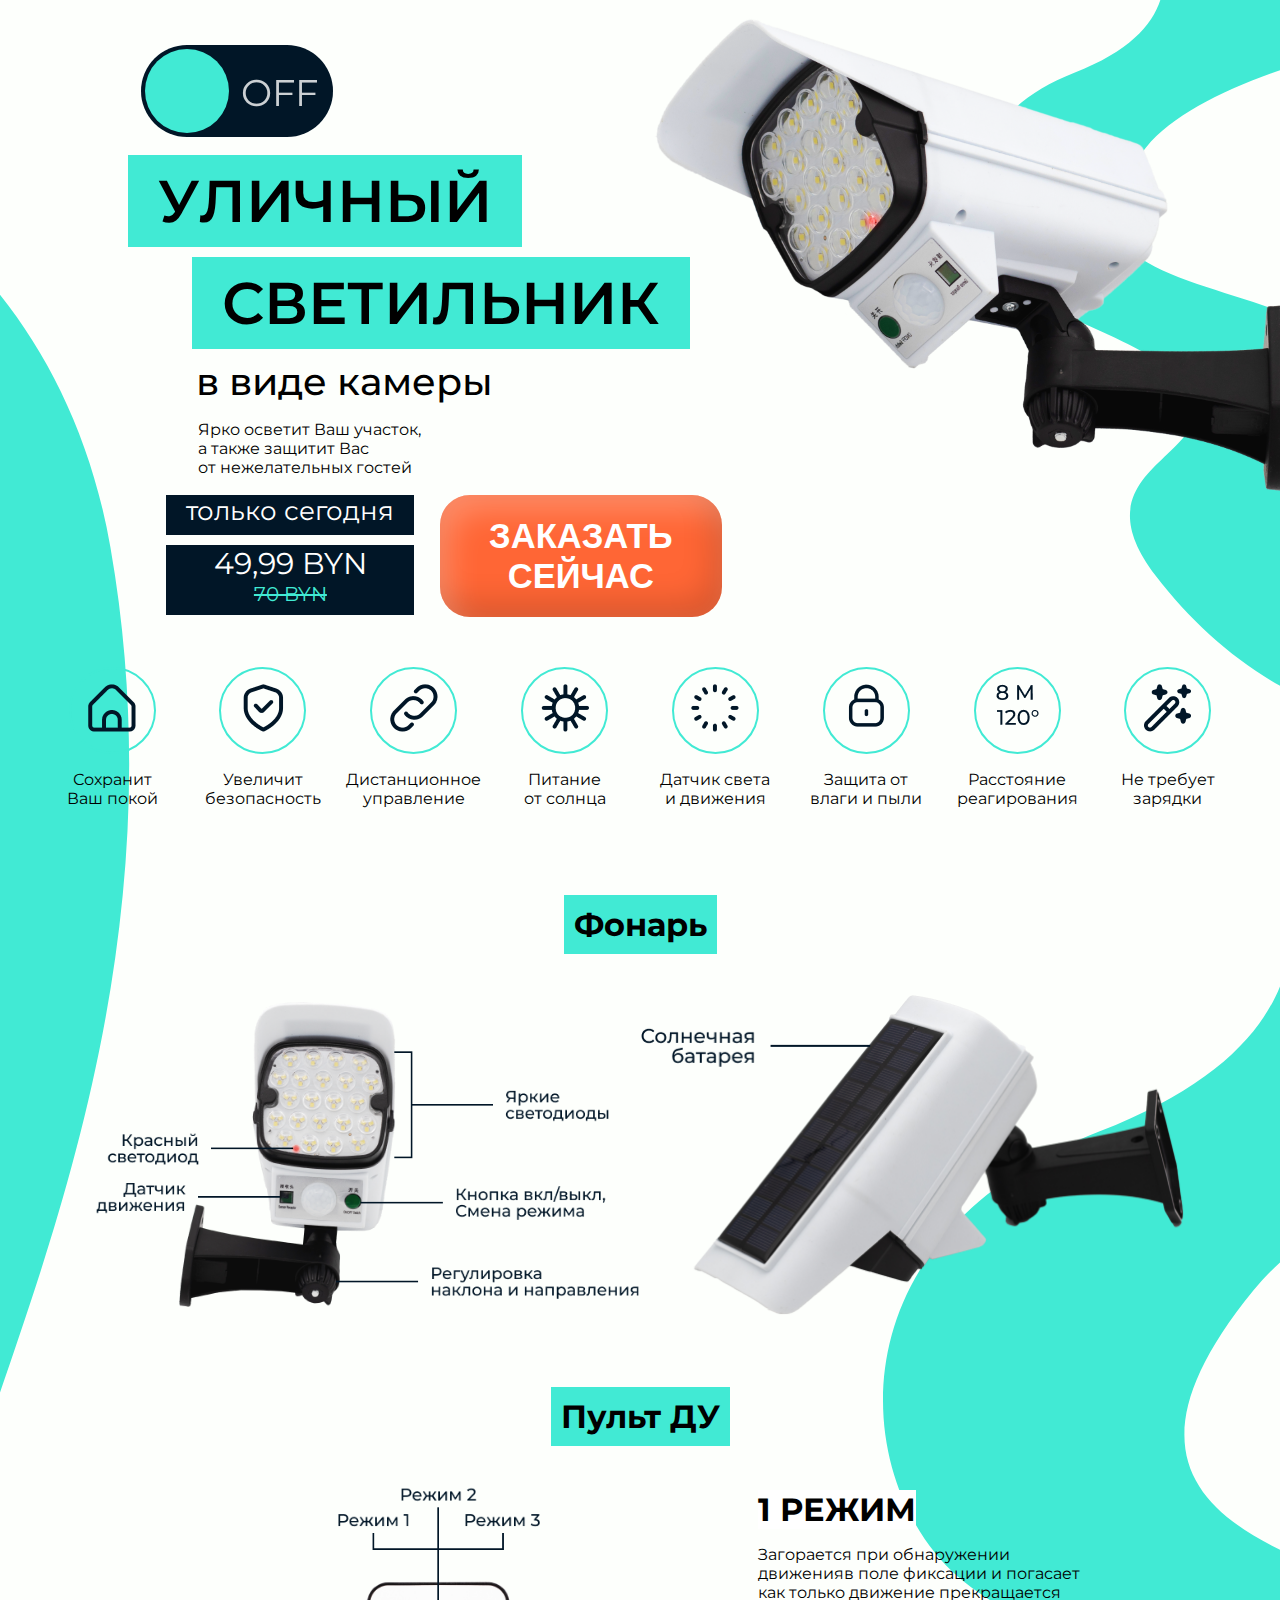
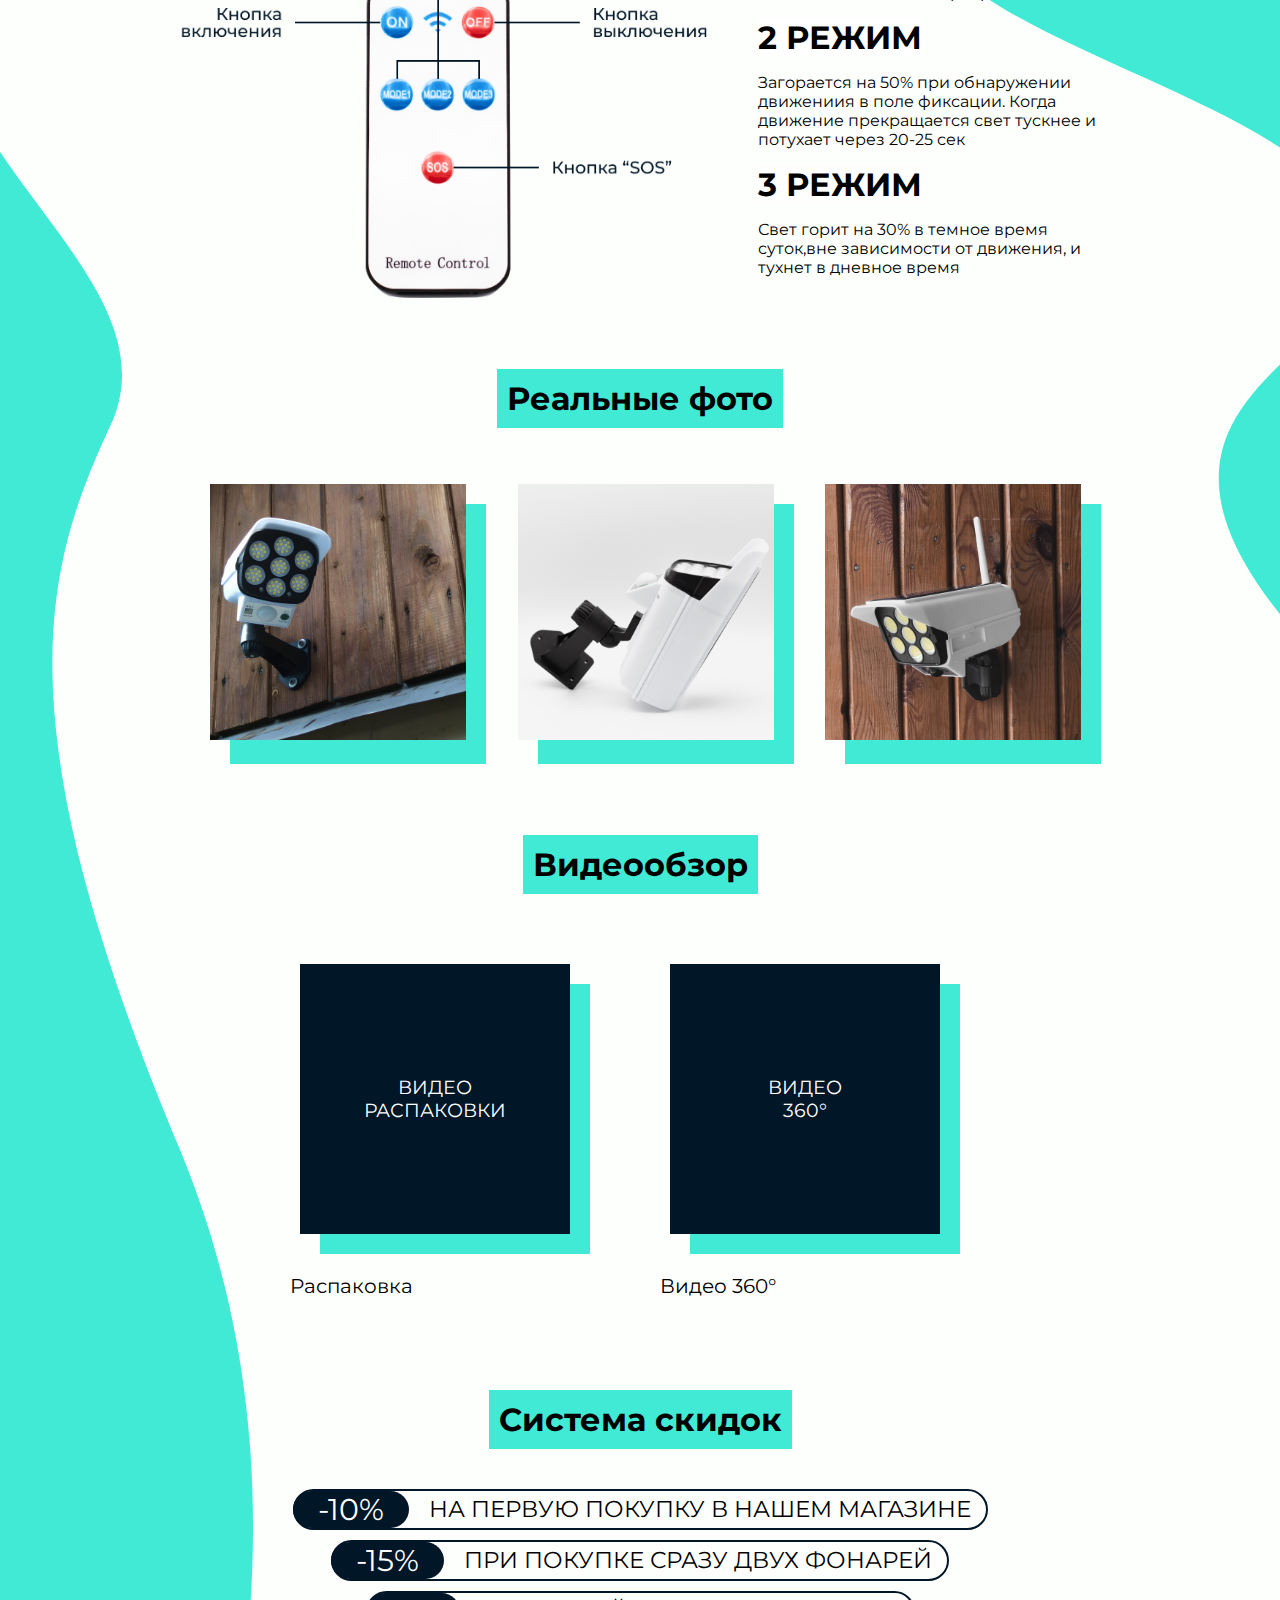
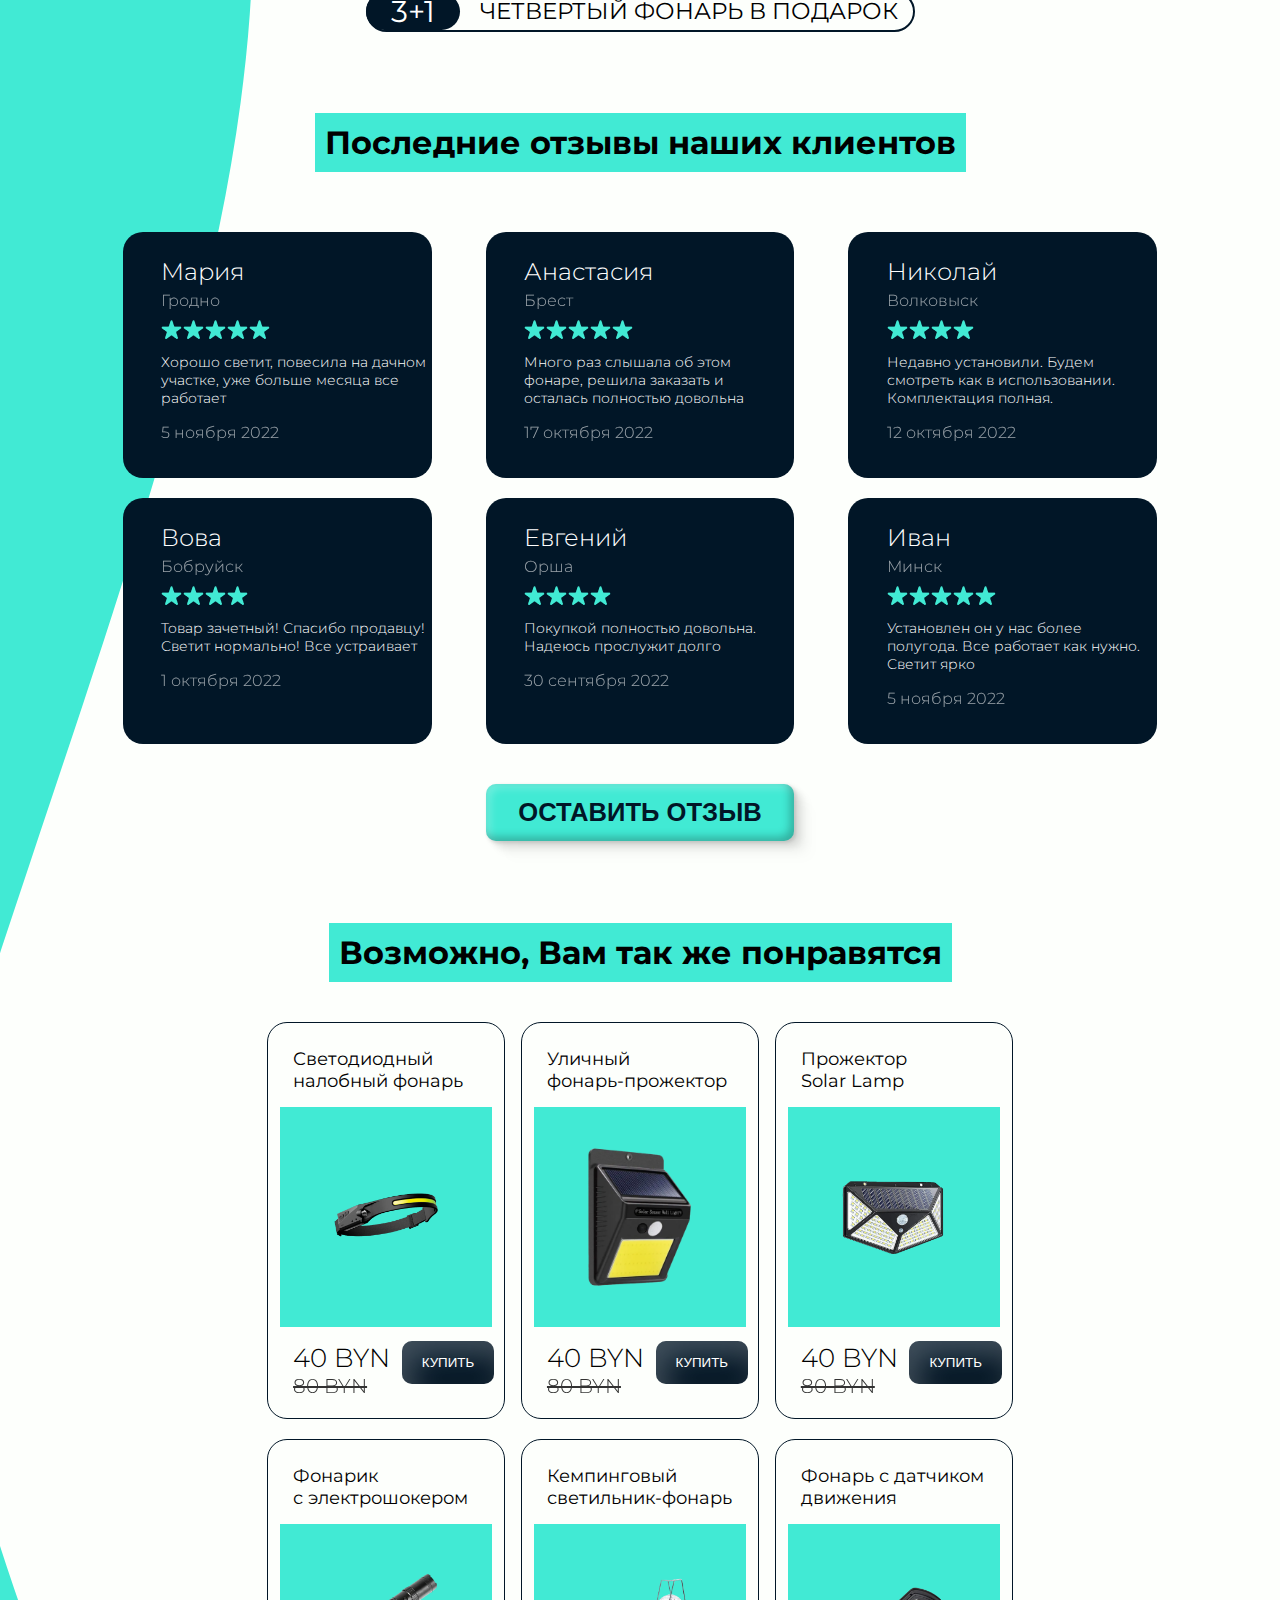
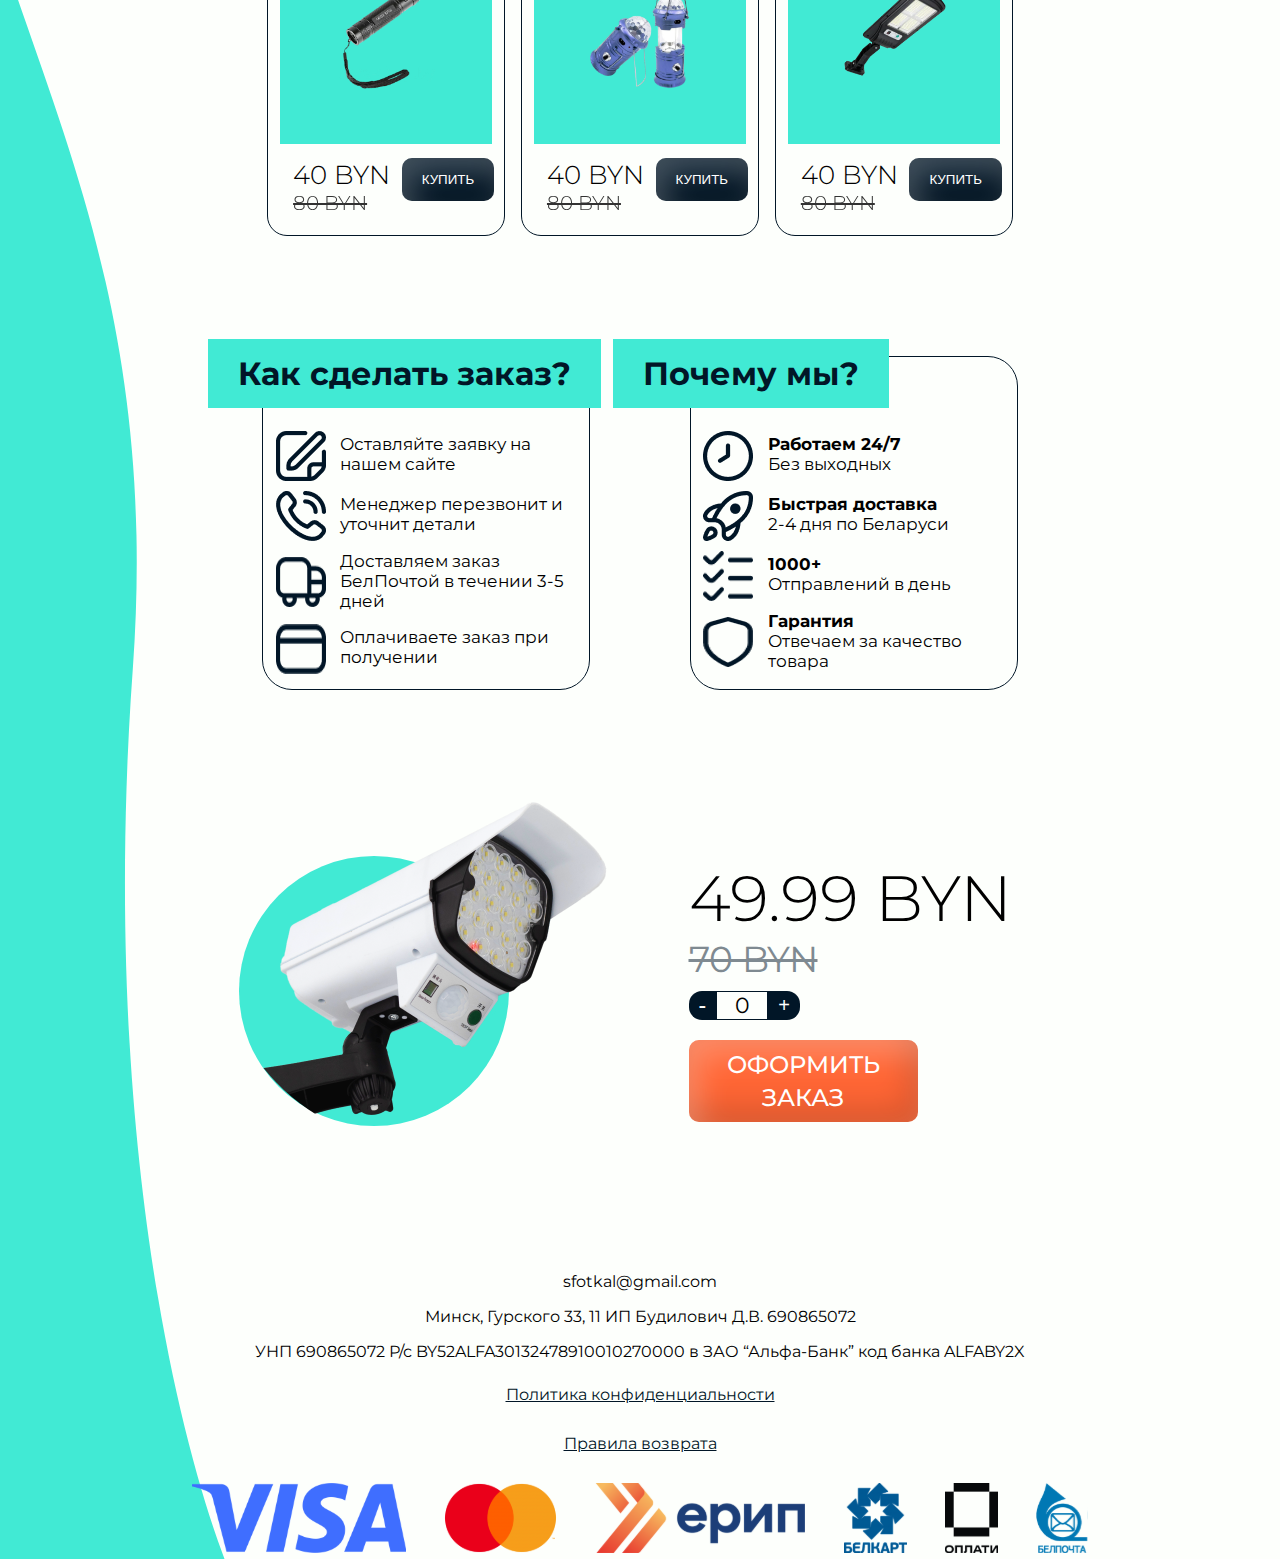
<file: index.html>
<!DOCTYPE html>
<html lang="en">
  <head>
    <meta charset="UTF-8" />
    <meta http-equiv="X-UA-Compatible" content="IE=edge" />
    <meta name="viewport" content="width=device-width, initial-scale=1.0" />
    <link rel="stylesheet" href="style.css" />

    <title>Street lamp</title>
  </head>
  <body>
    <header>
      <div class="header-flex">
        <div id="luc">
          <label class="switch">
            <input class="switch-inp" type="checkbox" />

            <span class="slider round"></span>
            <p class="off">OFF</p>
            <p class="on">ON</p>
            <p></p>
          </label>

          <div class="headerTitle">
            <p>УЛИЧНЫЙ</p>
            <br />
            <p class="p">СВЕТИЛЬНИК</p>
          </div>
          <div class="headerParag">в виде камеры</div>
          <div class="headerDescription">
            Ярко осветит Ваш участок,<br />
            а также защитит Вас<br />
            от нежелательных гостей
          </div>

          <div class="headerStock">
            <div class="hederStockPrice">
              <div class="hSP-one">только сегодня</div>
              <div class="hSP-two">
                49,99 BYN
                <p><s>70 BYN</s></p>
              </div>
            </div>
            <button class="btnModal">ЗАКАЗАТЬ СЕЙЧАС</button>
          </div>
          <div class="headerAdvantages"></div>
        </div>
        <img class="imgLogo" src="img/lampLogo.png" alt="" />
        <div class="headerAdvantages">
          <div>
            <div class="headerAdvantagesElem">
              <img id="black" src="img/advantages/1.png" alt="" />
              <img id="white" src="img/advantagesWhite/1.png" alt="" />
            </div>
            <p>
              Сохранит <br />
              Ваш покой
            </p>
          </div>
          <div>
            <div class="headerAdvantagesElem">
              <img id="black" src="img/advantages/2.png" alt="" />
              <img id="white" src="img/advantagesWhite/2.png" alt="" />
            </div>
            <p>
              Увеличит <br />
              безопасность
            </p>
          </div>
          <div>
            <div class="headerAdvantagesElem">
              <img id="black" src="img/advantages/3.png" alt="" />
              <img id="white" src="img/advantagesWhite/3.png" alt="" />
            </div>
            <p>Дистанционное <br />управление</p>
          </div>

          <div>
            <div class="headerAdvantagesElem">
              <img id="black" src="img/advantages/4.png" alt="" />
              <img id="white" src="img/advantagesWhite/4.png" alt="" />
            </div>
            <p>
              Питание <br />
              от солнца
            </p>
          </div>
          <div>
            <div class="headerAdvantagesElem">
              <img id="black" src="img/advantages/5.png" alt="" />
              <img id="white" src="img/advantagesWhite/5.png" alt="" />
            </div>
            <p>
              Датчик света<br />
              и движения
            </p>
          </div>
          <div>
            <div class="headerAdvantagesElem">
              <img id="black" src="img/advantages/6.png" alt="" />
              <img id="white" src="img/advantagesWhite/6.png" alt="" />
            </div>
            <p>Защита от <br />влаги и пыли</p>
          </div>
          <div>
            <div class="headerAdvantagesElem">
              <img id="black" src="img/advantages/7.png" alt="" />
              <img id="white" src="img/advantagesWhite/7.png" alt="" />
            </div>
            <p>Расстояние <br />реагирования</p>
          </div>
          <div>
            <div class="headerAdvantagesElem">
              <img id="black" src="img/advantages/8.png" alt="" />
              <img id="white" src="img/advantagesWhite/8.png" alt="" />
            </div>
            <p>Не требует <br />зарядки</p>
          </div>
        </div>
      </div>
    </header>
    <main >
      <section>
        <div class="container">
          <h1>Фонарь</h1>
          <div class="container-flex">
            <img id="blackLamp" src="img/lamp1info.png" alt="" />
            <img id="whiteLamp" src="img/Group 212 (1).png" alt="" />

            <img id="blackLamp" src="img/lamp2info.png" alt="" />
            <img id="whiteLamp" src="img/Group 215 (1).png" alt="" />
          </div>
        </div>
      </section>
      <section>
        <div class="container">
          <h1>Пульт ДУ</h1>
          <div class="container-flex">
            <img id="blackLamp" src="img/description.png" alt="" />
            <img id="whiteLamp" src="img/Group 141 (1).png" alt="" />
            <div class="lampModes">
              <div class="modes">
                <h1>1 РЕЖИМ</h1>
                <p>
                  Загорается при обнаружении движенияв поле фиксации и погасает
                  как только движение прекращается
                </p>
              </div>
              <div class="modes">
                <h1>2 РЕЖИМ</h1>
                <p>
                  Загорается на 50% при обнаружении движениия в поле фиксации.
                  Когда движение прекращается свет тускнее и потухает через
                  20-25 сек
                </p>
              </div>
              <div class="modes">
                <h1>3 РЕЖИМ</h1>
                <p>
                  Свет горит на 30% в темное время суток,вне зависимости от
                  движения, и тухнет в дневное время
                </p>
              </div>
            </div>
          </div>
        </div>
      </section>
      <section>
        <div class="container">
          <h1>Реальные фото</h1>

          <div class="container-flex-reel reelPhoto">
            <a class="prev" onclick="plusSlides(-1)">&#10094;</a>
            <div class="mySlides bg fade">
              <img src="img/reelPhoto/1.png" alt="" />
            </div>
            <div class="mySlides bg fade">
              <img src=" img/reelPhoto/2.png" alt="" />
            </div>
            <div class="mySlides bg fade">
              <img src="img/reelPhoto/3.png" alt="" />
            </div>
            <a class="next" onclick="plusSlides(1)">&#10095;</a>
          </div>

          <div class="reelPhotoInd" style="text-align: center">
            <span class="dot" onclick="currentSlide(1)"></span>
            <span class="dot" onclick="currentSlide(2)"></span>
            <span class="dot" onclick="currentSlide(3)"></span>
          </div>
        </div>
      </section>
      <section>
        <div class="container">
          <h1>Видеообзор</h1>

          <div class="container-flex-reel reelPhoto">
            <div>
              <div class="videoBlock">
                <div class="video">
                  <p>ВИДЕО <br />РАСПАКОВКИ</p>
                </div>
              </div>
              <p class="videoInfo">Распаковка</p>
            </div>
            <div>
              <div class="videoBlock">
                <div class="video">ВИДЕО <br />360&#176;</div>
              </div>
              <p class="videoInfo">Видео 360&#176;</p>
            </div>
          </div>
        </div>
      </section>

      <section>
        <div class="container">
          <h1>Система скидок</h1>
          <br />
          <div class="discountSystem">
            <p id="black">-10%</p>
            <p><nobr>НА ПЕРВУЮ ПОКУПКУ В НАШЕМ МАГАЗИНЕ</nobr></p>
          </div>
          <br />
          <div class="discountSystem" id="2">
            <p id="black">-15%</p>
            <p><nobr>ПРИ ПОКУПКЕ СРАЗУ ДВУХ ФОНАРЕЙ</nobr></p>
          </div>
          <br />
          <div class="discountSystem" id="3">
            <p id="black">3+1</p>
            <p><nobr>ЧЕТВЕРТЫЙ ФОНАРЬ В ПОДАРОК</nobr></p>
          </div>
        </div>
      </section>
      <section>
        <div class="container">
          <h1>Последние отзывы наших клиентов</h1>
          <div class="feedback-flex">
            <a class="prev" onclick="plusSlides1(-1)">&#10094;</a>
            <div class="feedback mySlides1">
              <p class="feedbackName">Мария</p>
              <p class="feedbackLocation">Гродно</p>
              <div class="feedbackImg">
                <img src="img/Star.png" alt="" />
                <img src="img/Star.png" alt="" />
                <img src="img/Star.png" alt="" />
                <img src="img/Star.png" alt="" />
                <img src="img/Star.png" alt="" />
              </div>
              <p class="feedbackComment">
                Хорошо светит, повесила на дачном участке, уже больше месяца все
                работает
              </p>
              <p class="feedbackData">5 ноября 2022</p>
            </div>
            <div class="feedback mySlides1">
              <p class="feedbackName">Анастасия</p>
              <p class="feedbackLocation">Брест</p>
              <div class="feedbackImg">
                <img src="img/Star.png" alt="" />
                <img src="img/Star.png" alt="" />
                <img src="img/Star.png" alt="" />
                <img src="img/Star.png" alt="" />
                <img src="img/Star.png" alt="" />
              </div>
              <p class="feedbackComment">
                Много раз слышала об этом фонаре, решила заказать и осталась
                полностью довольна
              </p>
              <p class="feedbackData">17 октября 2022</p>
            </div>
            <div class="feedback mySlides1">
              <p class="feedbackName">Николай</p>
              <p class="feedbackLocation">Волковыск</p>
              <div class="feedbackImg">
                <img src="img/Star.png" alt="" />
                <img src="img/Star.png" alt="" />
                <img src="img/Star.png" alt="" />
                <img src="img/Star.png" alt="" />
              </div>
              <p class="feedbackComment">
                Недавно установили. Будем смотреть как в использовании.
                Комплектация полная.
              </p>
              <p class="feedbackData">12 октября 2022</p>
            </div>
            <div class="feedback mySlides1">
              <p class="feedbackName">Вова</p>
              <p class="feedbackLocation">Бобруйск</p>
              <div class="feedbackImg">
                <img src="img/Star.png" alt="" />
                <img src="img/Star.png" alt="" />
                <img src="img/Star.png" alt="" />
                <img src="img/Star.png" alt="" />
              </div>
              <p class="feedbackComment">
                Товар зачетный! Спасибо продавцу! Светит нормально! Все
                устраивает
              </p>
              <p class="feedbackData">1 октября 2022</p>
            </div>
            <div class="feedback mySlides1">
              <p class="feedbackName">Евгений</p>
              <p class="feedbackLocation">Орша</p>
              <div class="feedbackImg">
                <img src="img/Star.png" alt="" />
                <img src="img/Star.png" alt="" />
                <img src="img/Star.png" alt="" />
                <img src="img/Star.png" alt="" />
              </div>
              <p class="feedbackComment">
                Покупкой полностью довольна. Надеюсь прослужит долго
              </p>
              <p class="feedbackData">30 сентября 2022</p>
            </div>
            <div class="feedback mySlides1">
              <p class="feedbackName">Иван</p>
              <p class="feedbackLocation">Минск</p>
              <div class="feedbackImg">
                <img src="img/Star.png" alt="" />
                <img src="img/Star.png" alt="" />
                <img src="img/Star.png" alt="" />
                <img src="img/Star.png" alt="" />
                <img src="img/Star.png" alt="" />
              </div>
              <p class="feedbackComment">
                Установлен он у нас более полугода. Все работает как нужно.
                Светит ярко
              </p>
              <p class="feedbackData">5 ноября 2022</p>
            </div>
            <a class="next" onclick="plusSlides1(1)">&#10095;</a>
          </div>
          <button class="feedbackClick btnModalFdb">ОСТАВИТЬ ОТЗЫВ</button>
        </div>
      </section>
      <section>
        <div class="container">
          <h1>Возможно, Вам так же понравятся</h1>
          <div class="new-goodsFlex">
            <a class="prev" onclick="plusSlides2(-1)">&#10094;</a>
            <div class="new-goods mySlides2 btnModal" >
              <p class="new-goodsName">
                Светодиодный <br />
                налобный фонарь
              </p>
              <div class="goodsImg">
                <img src="img/relatedProduct/1.png" alt="" />
              </div>

              <div class="new-goodsBuy">
                <div>
                  <p>40 BYN</p>
                  <s>80 BYN</s>
                </div>
                <button class="new-goodsBuyBtn">КУПИТЬ</button>
              </div>
            </div>
            <div class="new-goods mySlides2 btnModal">
              <p class="new-goodsName">
                Уличный <br />
                фонарь-прожектор
              </p>
              <div class="goodsImg">
                <img src="img/relatedProduct/2.png" alt="" />
              </div>
              <div class="new-goodsBuy">
                <div>
                  <p>40 BYN</p>
                  <s>80 BYN</s>
                </div>
                <button class="new-goodsBuyBtn">КУПИТЬ</button>
              </div>
            </div>
            <div class="new-goods mySlides2 btnModal">
              <p class="new-goodsName">Прожектор <br />Solar Lamp</p>
              <div class="goodsImg">
                <img src="img/relatedProduct/3.png" alt="" />
              </div>
              <div class="new-goodsBuy">
                <div>
                  <p>40 BYN</p>
                  <s>80 BYN</s>
                </div>
                <button class="new-goodsBuyBtn">КУПИТЬ</button>
              </div>
            </div>
            <div class="new-goods mySlides2 btnModal">
              <p class="new-goodsName">
                Фонарик<br />
                с электрошокером
              </p>
              <div class="goodsImg">
                <img src="img/relatedProduct/4.png" alt="" />
              </div>
              <div class="new-goodsBuy">
                <div>
                  <p>40 BYN</p>
                  <s>80 BYN</s>
                </div>
                <button class="new-goodsBuyBtn">КУПИТЬ</button>
              </div>
            </div>
            <div class="new-goods mySlides2 btnModal">
              <p class="new-goodsName">Кемпинговый <br />светильник-фонарь</p>
              <div class="goodsImg">
                <img src="img/relatedProduct/5.png" alt="" />
              </div>
              <div class="new-goodsBuy">
                <div>
                  <p>40 BYN</p>
                  <s>80 BYN</s>
                </div>
                <button class="new-goodsBuyBtn">КУПИТЬ</button>
              </div>
            </div>
            <div class="new-goods mySlides2 btnModal">
              <p class="new-goodsName">Фонарь с датчиком <br />движения</p>
              <div class="goodsImg">
                <img src="img/relatedProduct/6.png" alt="" />
              </div>
              <div class="new-goodsBuy">
                <div>
                  <p>40 BYN</p>
                  <s>80 BYN</s>
                </div>
                <button class="new-goodsBuyBtn">КУПИТЬ</button>
              </div>
            </div>
            <a class="next" onclick="plusSlides2(1)">&#10095;</a>
          </div>
        </div>
      </section>
      <section>
        <div class="container">
          <div class="manual">
            <div class="manualBlock">
              <h1 id="p7"><nobr>Как сделать заказ?</nobr></h1>
              <div class="manualBlockElem">
                <img id="blackLamp" src="img/manual/1.png" alt="" />
                <img id="whiteLamp" src="img/manual/blackThems/1.png" alt="" />

                <p>Оставляйте заявку на нашем сайте</p>
              </div>
              <div class="manualBlockElem">
                <img id="blackLamp" src="img/manual/2.png" alt="" />
                <img id="whiteLamp" src="img/manual/blackThems/2.png" alt="" />
                <p>Менеджер перезвонит и уточнит детали</p>
              </div>
              <div class="manualBlockElem">
                <img id="blackLamp" src="img/manual/3.png" alt="" />
                <img id="whiteLamp" src="img/manual/blackThems/3.png" alt="" />
                <p>Доставляем заказ БелПочтой в течении 3-5 дней</p>
              </div>
              <div class="manualBlockElem">
                <img id="blackLamp" src="img/manual/4.png" alt="" />
                <img id="whiteLamp" src="img/manual/blackThems/4.png" alt="" />
                <p>Оплачиваете заказ при получении</p>
              </div>
            </div>

            <div class="manualBlock">
              <h1 id="p8"><nobr>Почему мы?</nobr></h1>
              <div class="manualBlockElem">
                <img id="blackLamp" src="img/manual/5.png" alt="" />
                <img id="whiteLamp" src="img/manual/blackThems/5.png" alt="" />
                <div>
                  <b>Работаем 24/7 </b>
                  <p>Без выходных</p>
                </div>
              </div>
              <div class="manualBlockElem">
                <img id="blackLamp" src="img/manual/6.png" alt="" />
                <img id="whiteLamp" src="img/manual/blackThems/6.png" alt="" />
                <div>
                  <b>Быстрая доставка</b>
                  <p>2-4 дня по Беларуси</p>
                </div>
              </div>
              <div class="manualBlockElem">
                <img id="blackLamp" src="img/manual/7.png" alt="" />
                <img id="whiteLamp" src="img/manual/blackThems/7.png" alt="" />
                <div>
                  <b>1000+</b>
                  <p>Отправлений в день</p>
                </div>
              </div>
              <div class="manualBlockElem">
                <img id="blackLamp" src="img/manual/8.png" alt="" />
                <img id="whiteLamp" src="img/manual/blackThems/8.png" alt="" />
                <div>
                  <b>Гарантия</b>
                  <p>Отвечаем за качество товара</p>
                </div>
              </div>
            </div>
          </div>
        </div>
      </section>
      <section>
        <div class="container" id="rel">
          <div class="manual">
            <div class="buyLogoImgBlock">
              <img class="buyLogoImg" src="img/lsmpzfoot.png" alt="" />
            </div>
            <div class="buyBlock">
              <p>49.99 BYN</p>
              <s>70 BYN</s>
              <div class="flZnach">
                <button class="min">-</button>
                <div class="znach"></div>
                <button class="pl">+</button>
              </div>
              <button class="btnModal btnBuy">ОФОРМИТЬ <br />ЗАКАЗ </button>
            </div>
          </div>
        </div>
      </section>
    </main>
    <footer>
      <p>sfotkal@gmail.com</p>
      <p>Минск, Гурского 33, 11 ИП Будилович Д.В. 690865072</p>
      <p>
        УНП 690865072 Р/с BY52ALFA30132478910010270000 в ЗАО “Альфа-Банк” код
        банка ALFABY2X
      </p>
      <a href="#">Политика конфиденциальности</a>
      <a href="#">Правила возврата</a>
      <div class="container">
        <img class="fImg" src="img/footer/Visa_2021 1.svg" alt="visa" />
        <img class="fImg" src="img/footer/mstcard.svg" alt="mastercard" />

        <img class="fImg" src="img/footer/erip.svg" alt="erip" />
        <img class="fImg" src="img/footer/belcard.svg" alt="oplati" />
        <img class="fImg" src="img/footer/oplati_logo_vertical_black 1.svg" alt="belkart" />
        <img class="fImg" src="img/footer/belp.svg" alt="belpochta" />
      </div>
    </footer>
    <div class="myModal">
      <div class="modal_content">
        <span class="close_modal_window">×</span>
        <h1>Оформить заказ</h1>
        <form action="">
          <label for="key1">Ваше имя<input type="text" id="key1"  /></label>

          <label for="key2"
            >Ваш номер телефона <input type="text" id="key2" value="+375(29)"
          /></label>
          <button>ЗАКАЗАТЬ</button>
          <p>
            Нажимая на кнопку "ЗАКАЗАТЬ" Вы соглашаетесь с политикой
            конфеденциальности и пользовательским соглашением
          </p>
        </form>
      </div>
    </div>
    <div class="myModalFedb">
      <div class="modal_content">
        <span class="close_modal_window">×</span>
        <h1>Оставить отзыв</h1>
        <form action="">
          
      
         
      
          <label for="key1">Ваше имя<input type="text" id="key1" /></label>
       
          <label for="key2"
            >Ваше сообщение<input class="" type="text" id="key2"
          /></label>
          <button>Отправить</button>
        </form>
      </div>
    </div>
    <script src="script.js"></script>
  </body>
</html>
</file>
<file: style.css>
@import url("https://fonts.googleapis.com/css2?family=Montserrat:wght@300;500;700;900&display=swap");
footer .container {
  width: 70%;
}

body {
  margin: 0 auto;
  background-color: #fdfffc;
  max-width: 1920px;
  font-family: "Montserrat", sans-serif;
  background-image: url(img/Vector\ 6.svg);
  background-size: contain;
  background-repeat: no-repeat;
  background-position: -34vw 6vh;
  padding-bottom: 3px;
}

main {
  /* background-image: url(img/Vector\ 2.svg); */
  background-image: url(img/Vector\ 2.svg);
  background-size: contain;
  background-repeat: no-repeat;
  background-position: 69vw -10vh;
}

header {
  background-image: url(img/Vector\ 2.svg);
  background-size: contain;
  background-repeat: no-repeat;
  background-position: 76vw -10vh;
}
.fImg {
  width: auto;
}

footer {
  text-align: center;
  margin-top: 150px;
  width: 100%;
  color: black;
  margin-bottom: 50px;
}
.vector1 {
  position: absolute;
  right: 0px;
  z-index: -1;
  width: 8vw;
}
.vector11 {
  position: absolute;
  right: 0px;
  z-index: -1;
  width: 22vw;
}
.vector13 {
  position: absolute;
  right: 0px;
  z-index: -1;
  width: 15vw;
}
#p7{
  position: relative;
  right: 60px;
}
#p8{
  position: relative;
  right: 103px;
}
.prev {
  display: none;
}
.next {
  display: none;
}
.mySlides fade {
  display: none;
}
.mySlides1 fade {
  display: none;
}
.mySlides2 fade {
  display: none;
}

.bg {
  background-color: #41ead4;
  margin-left: 4vw;
  width: 20vw;
  height: auto;
  margin-top: 36px;
}
.bg img {
  position: relative;
  top: -20px;
  left: -20px;
}
.myModal {
  display: none;
  position: fixed;
  z-index: 1;
  left: 0;
  top: 0;
  width: 100%;
  height: 100%;
  overflow: auto;
  background-color: rgba(0, 0, 0, 0.6);
  z-index: 1000;
  font-size: 13px;
  text-align: center;
}
.myModal .modal_content {
  background-color: #fefefe;
  margin: 5% auto;
  padding: 29px;
  width: 490px;
  z-index: 99999;
  border-radius: 20px;
}
.myModal .modal_content .close_modal_window {
  color: #aaa;
  float: right;
  font-size: 20px;
  font-weight: bold;
  cursor: pointer;
}
.myModal h1 {
  font-size: 2vw;
}
.myModalFedb {
  display: none;
  position: fixed;
  z-index: 1;
  left: 0;
  top: 0;
  width: 100%;
  height: 100%;
  overflow: auto;
  background-color: rgba(0, 0, 0, 0.6);
  z-index: 1000;
  font-size: 24px;
  text-align: center;
}
.myModalFedb .modal_content {
  background-color: #fefefe;
  margin: 5% auto;
  padding: 29px;
  width: 490px;
  z-index: 99999;
  border-radius: 20px;
}
.myModalFedb .modal_content .close_modal_window {
  color: #aaa;
  float: right;
  font-size: 28px;
  font-weight: bold;
  cursor: pointer;
}
.myModalFedb h1 {
  font-size: 2vw;
}
.modal_content label {
  display: flex;
  flex-direction: column;
  font-size: 1.5vw;
}
.modal_content input {
  height: 6vh;
  border-radius: 10px;
  margin-bottom: 18px;
  margin-top: 4px;
  font-size: 20px;
}
.myModal button {
  margin-top: 10px;
  font-size: 26px;
  padding: 13px 40px;
  background-color: #011627;
  border: none;
  box-shadow: inset -4px -4px 8px rgb(0 0 0 / 25%),
    inset 4px 4px 8px rgb(255 255 255 / 25%);
  border-radius: 10px;
  color: white;
  cursor: pointer;
  transition: background-color 500ms;
}
.myModalFedb button:hover {
  background-color: #0ca316;
}

.myModalFedb p {
  font-size: 12px;
  margin-top: 36px;
}
.myModalFedb button {
  margin-top: 10px;
  font-size: 26px;
  padding: 12px 30px;
  background-color: rgb(1, 22, 39);
  border: none;
  box-shadow: rgb(0 0 0 / 25%) -4px -4px 8px inset,
    rgb(255 255 255 / 25%) 4px 4px 8px inset;
  border-radius: 10px;
  color: white;
  cursor: pointer;
  transition: background-color 500ms ease 0s;
}
.myModalFedb button:hover {
  background-color: #0ca316;
}

.myModalFedb p {
  font-size: 12px;
  margin-top: 36px;
}

.dark-theme header .header-flex #luc {
  background-image: url(img/Vector.png);
  /* background: no-repeat; */
  background-size: contain;
  background-repeat: no-repeat;
}
.dark-theme {
  background-color: #011627;
}
.switch {
  position: relative;
  display: inline-block;
  width: 198px;
  height: 98px;
  left: 13vw;
  top: 5vh;
  margin-bottom: 63px;
  padding: 2px;
}
.switch .off {
  font-size: 37px;
  z-index: 1000;
  position: relative;
  top: -32px;
  left: 104px;
  color: white;
  opacity: 0.8;
}
.switch .on {
  display: none;
}
.dark-theme .switch .off {
  display: none;
}
.dark-theme .switch .on {
  font-size: 37px;
  z-index: 1000;
  position: relative;
  top: -31px;
  left: 14px;
  color: black;
  opacity: 0.8;
  display: block;
}
.switch input {
  opacity: 0;
  width: 0;
  height: 0;
}

/* Ползунок */
.slider {
  position: absolute;
  cursor: pointer;
  top: 0;
  left: 0;
  right: 0;
  bottom: 0;
  background-color: #011627;
  -webkit-transition: 0.4s;
  transition: 0.4s;
}

.slider:before {
  position: absolute;
  content: "";
  height: 94px;
  width: 94px;
  left: 4px;
  bottom: 4px;
  background-color: #41ead4;
  -webkit-transition: 0.4s;
  transition: 0.4s;
}

input:checked + .slider {
  background-color: white;
}
input:checked + .slider:before {
  background-color: black;
  cursor: pointer;
}

input:focus + .slider {
  box-shadow: 0 0 1px #f32121;
}

input:checked + .slider:before {
  -webkit-transform: translateX(100px);
  -ms-transform: translateX(100px);
  transform: translateX(100px);
}

/* Закругленные ползунки */
.slider.round {
  border-radius: 53px;
}

.slider.round:before {
  border-radius: 50%;
}



.header-flex .imgLogo {
  /* background-color: red; */
  position: absolute;
  z-index: 1;
  top: 0;
  right: 0;
  width: 62%;
}
.headerTitle {
  margin-top: 7vh;
  /* margin-left: 250px; */
  margin-left: 13vw;
  font-size: 4.8vw;
  font-weight: 700;
}

.headerTitle p {
  background-color: #41ead4;
  margin: 0;
  display: inline-block;
  padding: 10px 30px 10px 30px;
}
.headerTitle .p {
  margin-top: 10px;
  margin-left: 5vw;
}

.dark-theme .headerParag {
  color: #fdfffc;
}
.dark-theme .headerDescription {
  color: #fdfffc;
}
.headerParag {
  font-size: 40px;
  margin-left: 15.3vw;
  margin-top: 1vh;
  font-weight: 500;
  margin-bottom: 15px;
}
.headerDescription {
  margin-left: 15.5vw;
  font-size: 1.04vw;
}
.headerStock {
  display: flex;
  margin-left: 13vw;
  justify-content: flex-start;
  margin-top: 2vh;
  margin-bottom: 30px;
}
.hederStockPrice {
  display: flex;
  flex-direction: column;
}
.dark-theme .hSP-one {
  background-color: white;
  color: black;
}
.hSP-one {
  height: 7vh;
  margin-bottom: 10px;
  background-color: #011627;
  color: white;
  font-size: 2.7vw;
  padding: 1px;
  padding: 0 20px;
}

.dark-theme .hSP-two {
  background-color: white;
  color: black;
}
.hSP-two {
  height: 14vh;
  background-color: #011627;
  color: white;
  font-size: 3.2vw;
  padding: 0 20px;
  text-align: center;
}
.hSP-two p {
  margin: 0;
  color: #41ead4;
  font-size: 2vw;
}

.headerStock button {
  background-color: #ff6635;
  width: 22vw;
  height: 21vh;
  margin-left: 2vw;
  font-size: 3.4vw;
  line-height: 80px;
  color: #fff;
  font-weight: 700;
  border-radius: 30px;
  border: none;
  cursor: pointer;
  transition: background-color 0.3s;
  box-shadow: inset 10px 15px 30px rgb(255 255 255 / 25%), inset -10px -15px 30px rgb(0 0 0 / 15%);
  z-index: 100;
}
.headerStock button a {
  text-decoration: none;
  color: #fff;
}
.headerStock button:hover {
  background-color: #e24009;
  transform: scale(1.01);
}
.headerAdvantages {
  margin: 0 auto;
  max-width: 1200px;
  display: flex;
  justify-content: space-between;
  padding-left: 30px;
  padding-right: 30px;
}
.headerAdvantages > div {
  width: 12%;
}
.headerAdvantages p {
  text-align: center;
}
.headerAdvantagesElem {
  width: 83px;
  height: 83px;
  border: solid 2px #41ead4;
  border-radius: 100%;
  margin: 0 auto;
  text-align: center;
}
.headerAdvantagesElem img {
  margin-top: 15px;
}
.headerAdvantagesElem #white {
  display: none;
}
.dark-theme .headerAdvantages {
  color: #fff;
}
.dark-theme .headerAdvantagesElem {
  text-align: center;
  color: white;
}
.dark-theme .headerAdvantagesElem #white {
  display: block;
  margin-top: 15px;
  margin: 15px auto;
}

.dark-theme .headerAdvantagesElem #black {
  display: none;
}
section {
  margin-top: 50px;
}
.container {
  width: 85%;
  margin: 0 auto;
  text-align: center;
}
.container h1 {
  padding: 10px;
  background-color: #41ead4;
  display: inline-block;
  margin-bottom: 40px;
}
.container-flex {
  display: flex;
  justify-content: center;
  align-items: center;
}
.container-flex-reel {
  display: flex;
  justify-content: center;
}
/* .container-flex #whiteLamp {
  display: none;
}
.dark-theme .container-flex #blackLamp {
  display: none;
}
.dark-theme .container-flex #whiteLamp {
  display: block;
} */

.container-flex img {
  width: 50%;
}
.lampModes {
  width: 20%;
  text-align: left;
  margin-left: 41px;
}
.lampModes h1 {
  background-color: white;
  margin: 0;
  padding: 0;
}
.dark-theme .lampModes h1 {
  background-color: #011627;
  color: #41ead4;
}
.dark-theme .modes {
  color: #fff;
}
.modes p {
  text-align: left;
}
.reelPhoto img {
  width: 100%;
}
.reelPhotoInd {
  display: none;
}

.videoBlock {
  margin-top: 50px;
  background-color: rgb(65, 234, 212);
  width: 384px;
  height: 384px;
  margin-right: 50px;
  font-size: 25px;
  margin-left: 50px;
}
.video {
  background-color: #011627;
  height: 100%;
  width: 100%;
  position: relative;
  top: -20px;
  left: -20px;
  color: white;
  display: flex;
  align-items: center;
  /* align-content: stretch; */
  justify-content: center;
  font-size: 20px;
}
.dark-theme .video {
  background-color: #fff;
  color: #011627;
}
.video p {
  margin: auto 0;
}
.videoInfo {
  float: left;
  margin-left: 20px;
  font-size: 20px;
}
.dark-theme .videoInfo {
  color: white;
}
.discountSystem {
  display: inline-flex;

  border: solid 2px #011627;
  margin-bottom: 10px;
  border-radius: 30px;
  align-items: center;
}
.dark-theme .discountSystem {
  border: solid 2px #41ead4;
}
.discountSystem p {
  font-size: 23px;
  font-weight: 400;
  padding-right: 15px;
  margin: 0;
}
.dark-theme .discountSystem p {
  color: #fdfffc;
}
.discountSystem #black {
  color: white;
  font-size: 30px;
  background-color: #011627;
  width: 30%;
  border-radius: 30px;
  margin-right: 20px;
  margin-left: -2px;
  padding: 0 25px;
}
.dark-theme .discountSystem #black {
  color: #011627;

  background-color: #41ead4;
}
.feedback-flex {
  display: flex;
  justify-content: space-around;
  flex-wrap: wrap;
}
.feedback {
  margin-top: 20px;
  width: 28%;
  background-color: #011627;
  color: white;
  text-align: left;
  font-weight: 300;
  border-radius: 20px;
  padding-bottom: 20px;
  padding-right: 4px;
}
.dark-theme .feedback {
  background-color: #fdfffc;
  color: #011627;
  font-weight: 500;
}
.feedbackName {
  font-size: 24px;
  margin: 25px 0 5px 3vw;
}
.feedbackLocation {
  font-size: 16px;
  opacity: 0.6;
  margin: 0px 0 10px 3vw;
}
.feedbackImg {
  margin-left: 3vw;
  display: flex;
}
.feedbackImg img {
  margin-right: 1px;
}
.feedbackComment {
  margin-left: 3vw;
  font-size: 1.1vw;
  margin-bottom: 5px;
}
.feedbackData {
  margin-left: 3vw;
  font-size: 16px;
  opacity: 0.6;
}
.feedbackClick {
  padding: 14px 32px;
  margin-top: 40px;
  margin-bottom: 10px;
  background-color: #41ead4;
  font-size: 2vw;
  color: #011627;
  font-weight: 600;
  border-radius: 10px;
  border: none;
  cursor: pointer;
  transition: background-color 0.3s;
  box-shadow: 19.5867px 19.0844px 11.0489px rgb(0 0 0 / 1%), 11.0489px 10.5467px 9.04px rgb(0 0 0 / 5%), 5.02222px 4.52px 7.03111px rgb(0 0 0 / 9%), 1.00444px 1.00444px 3.51556px rgb(0 0 0 / 10%), 0px 0px 0px rgb(0 0 0 / 10%), inset -4px -4px 8px rgb(0 0 0 / 25%), inset 4px 4px 8px rgb(255 255 255 / 25%);
  transition: background-color 500ms;
}
.feedbackClick a {
  text-decoration: none;
  color: #011627;
}

.feedbackClick:hover {
  background-color: #33f36d;
  transform: scale(1.01);
}
.new-goodsFlex {
  width: 70%;
  margin: 0 auto;
  display: flex;
  justify-content: space-around;
  flex-wrap: wrap;
}
.new-goods {
  display: flex;
  flex-direction: column;
  text-align: left;
  width: 31%;
  border: solid 1px #011627;
  margin-bottom: 20px;
  border-radius: 20px;
}
.dark-theme .new-goods {
  border: solid 1px #fdfffc;
  color: white;
}
.new-goodsName {
  font-size: 18px;
  margin: 25px 0 15px 25px;
}
.new-goodsBuy {
  display: flex;
  justify-content: space-between;
  margin-left: 25px;
  margin-bottom: 20px;
  align-items: center;
}
.new-goodsBuy p {
  font-size: 26px;
  font-weight: 300;
  margin: 0;
  margin-top: 15px;
}
.new-goodsBuy s {
  font-size: 20px;
  font-weight: 300;
  margin: 0;
  opacity: 0.8;
}
.goodsImg {
  margin: 0 auto;
  display: flex;
  background-color: #41ead4;
  width: 90%;
  height: 220px;
  justify-content: center;
  align-items: center;
}
.goodsImg img {
  width: 50%;
}

.new-goodsBuyBtn {
  padding: 14px 20px;
  background: #011627;
  box-shadow: inset 10px 15px 30px rgba(255, 255, 255, 0.25),
    inset -10px -15px 30px rgba(0, 0, 0, 0.15);
  border-radius: 10px;
  margin-right: 10px;
  border: none;
  cursor: pointer;
  color: white;
}

.dark-theme .new-goodsBuyBtn {
  background: #fff;
  box-shadow: inset 10px 15px 30px rgba(255, 255, 255, 0.25),
    inset -10px -15px 30px rgba(0, 0, 0, 0.15);
  color: #011627;
}

.new-goodsBuyBtn a {
  text-decoration: none;
  color: white;
}
.manual {
  display: flex;
  justify-content: center;
  margin-top: 100px;
}
.manualBlock {
  border: solid 1px #011627;
  border-radius: 10px;
  width: 22%;
  margin-right: 50px;
  margin-left: 50px;
  /* position: relative;
  top:0; */
  padding: 5px;
}
.dark-theme #blackLamp {
  display: none;
}
#whiteLamp {
  display: none;
}
.dark-theme #whiteLamp {
  display: block;
}
.dark-theme .manualBlock {
  border: solid 1px #fff;
  color: white;
}
.manualBlock h1 {
  margin: 0;
  position: relative;
  top: -23px;
  
  padding: 15px 30px;
  color: #011627;
}
.manualBlockElem {
  display: flex;
  justify-content: space-around;
  text-align: left;
  margin-bottom: 10px;
  font-size: 17px;
  align-items: center;
}
.manualBlockElem > p {
  width: 75%;
  margin: 0 0 3px 0;
}
.manualBlockElem > div {
  width: 75%;
  margin-bottom: 3px;
}
.manualBlockElem > div p {
  margin: 0;
}
.manualBlockElem img {
  width: 50px;
  height: 50px;
}
.buyBlock {
  margin-top: 69px;
  text-align: left;
}
.buyBlock p {
  font-size: 64px;
  font-weight: 300;
  margin: 0;
}
.buyBlock s {
  font-size: 36px;
  color: #7f8a91;
}

.dark-theme .buyBlock {
  color: #fff;
}
.buyBlock .btnBuy {
  background: #ff6635;
  box-shadow: inset 10px 15px 30px rgb(255 255 255 / 25%), inset -10px -15px 30px rgb(0 0 0 / 15%);
  border-radius: 10px;
  font-size: 24px;
  color: white;
  border: none;
  padding: 8px 38px;
  cursor: pointer;
  line-height: 33px;
  font-family: "Montserrat", sans-serif;
  font-weight: 500;
}
.buyLogoImg {
  position: absolute;
  bottom: -21px;
  left: -17px;
  background-color: rgba(255, 0, 0, 0);
  border-radius: 100%;
}
.buyLogoImgBlock {
  background-color: #41ead4;
  border-radius: 100%;
  width: 270px;
  height: 270px;
  margin-right: 150px;
  position: relative;
  top: 66px;
  right: 30px;
}
.dark-theme #rel {
  position: relative;
}
#darcLuch {
  display: none;
  position: absolute;
  bottom: -85px;
  width: 85%;
  left: 219px;
}
.dark-theme #darcLuch {
  display: block;
}
.flZnach {
  display: flex;
  border-radius: 20px;
  margin-top: 10px;
  margin-bottom: 20px;
  font-size: 22px;
}
.min {
  background-color: #011627;
  color: #fff;
  border: none;
  border-radius: 13px 0px 0px 13px;
  font-size: 23px;
  padding: 0 10px;
  cursor: pointer;
}
.dark-theme .min {
  background-color: #fff;
  color: #011627;
}
.dark-theme .pl {
  background-color: #fff;
  color: #011627;
}
.dark-theme .znach {
  border: solid 1px #fff;
}
.znach {
  width: 50px;
  text-align: center;
  border: solid 1px #011627;
}

.pl {
  background-color: #011627;
  color: #fff;
  border: none;
  border-radius: 0px 13px 13px 0px;
  font-size: 20px;
  padding: 0 10px;
  cursor: pointer;
}
.dark-theme footer {
  color: white;
}
footer {
  text-align: center;
  margin-top: 150px;
  width: 100%;
  color: black;
  margin-bottom: 3px;
}
footer a {
  color: rgb(1, 22, 39);
  display: block;
  margin-bottom: 30px;
  margin-top: 24px;
}

.dark-theme footer a {
  color: #f2f2f2;
}
footer div {
  display: flex;
  justify-content: space-between;
}
@media (max-width: 1570px) {
  .manualBlock {
    border: solid 1px #011627;
    border-radius: 10px;
    width: 26%;
    margin-right: 50px;
    margin-left: 50px;
    padding: 5px;
}
  .videoBlock {
    margin-top: 50px;
    background-color: rgb(65, 234, 212);
    width: 310px;
    height: 310px;
    margin-right: 50px;
    font-size: 25px;
    margin-left: 50px;
  }
  body {
    margin: 0 auto;
    background-color: #fdfffc;
    max-width: 1920px;
    font-family: "Montserrat", sans-serif;
    background-image: url(img/Vector\ 6.svg);
    background-size: contain;
    background-repeat: no-repeat;
    background-position: -41vw 6vh;
  }
}
@media (max-width: 1370px) {
  .manualBlock {
    border: solid 1px #011627;
    border-radius: 30px;
    width: 29%;
    margin-right: 50px;
    margin-left: 50px;
    padding: 5px;
}
  .videoBlock {
    margin-top: 50px;
    background-color: rgb(65, 234, 212);
    width: 270px;
    height: 270px;
    margin-right: 50px;
    font-size: 25px;
    margin-left: 50px;
  }
  body {
    margin: 0 auto;
    background-color: #fdfffc;
    max-width: 1920px;
    font-family: "Montserrat", sans-serif;
    background-image: url(img/Vector\ 6.svg);
    background-size: contain;
    background-repeat: no-repeat;
    background-position: -43vw 6vh;
  }
  .switch {
    width: 188px;
    height: 88px;
    left: 11vw;
    top: 5vh;
    margin-bottom: 63px;
    padding: 2px;
  }
  .switch .off {
    font-size: 37px;
    top: -33px;
    left: 98px;
    opacity: 0.8;
  }
  .dark-theme .switch .on {
    font-size: 37px;
    z-index: 1000;
    top: -33px;
    left: 14px;
    opacity: 0.8;
    display: block;
  }
  .slider:before {
    height: 84px;
    width: 84px;
    left: 4px;
    bottom: 4px;
    background-color: #41ead4;
    -webkit-transition: 0.4s;
    transition: 0.4s;
  }

  input:checked + .slider {
    background-color: white;
  }
  input:checked + .slider:before {
    background-color: black;
    cursor: pointer;
  }

  input:focus + .slider {
    box-shadow: 0 0 1px #f32121;
  }

  input:checked + .slider:before {
    -webkit-transform: translateX(100px);
    -ms-transform: translateX(100px);
    transform: translateX(100px);
  }
  .headerStock button {
    font-size: 2.7vw;
    line-height: 40px;
    height: 122px;
    margin-bottom: 20px;
  }

  .headerParag {
    font-size: 38px;
    margin-left: 15.3vw;
    margin-top: 1vh;
    font-weight: 500;
    margin-bottom: 15px;
  }
  .headerDescription {
    margin-left: 15.5vw;
    font-size: 1vw;
  }
  .hSP-two {
    height: 70px;
    font-size: 30px;
  }
  .hSP-two p {
    font-size: 20px;
  }
  .hSP-one {
    height: 40px;
    margin-bottom: 10px;
    font-size: 2vw;
  }
  .headerTitle {
    margin-top: 0vh;
    /* margin-left: 250px; */
    margin-left: 10vw;
    font-size: 4.6vw;
    font-weight: 600;
  }
  .headerDescription {
    font-size: 16px;
  }
  .lampModes {
    width: 32%;
    text-align: left;
  }
  .video {
    font-size: 19px;
  }
}

@media (max-width: 1200px) {
  body {
    margin: 0 auto;
    background-color: #fdfffc;
    max-width: 1920px;
    font-family: "Montserrat", sans-serif;
    background-image: url(img/Vector\ 6.svg);
    background-size: contain;
    background-repeat: no-repeat;
    background-position: -55vw 6vh;
  }
  .goodsImg img {
    width: 50%;
  }
  .new-goodsBuy {
    display: flex;
    justify-content: space-around;
    margin-left: 25px;
    margin-bottom: 20px;
    align-items: center;
  }
  .lampModes {
    width: 51%;
    text-align: left;
  }
  .container-flex {
    display: flex;
    justify-content: center;
    align-items: center;
  }
  .container-flex {
    display: flex;
    justify-content: space-around;
  }
  .new-goodsFlex {
    width: 90%;
    margin: 0 auto;
    display: flex;
    justify-content: space-around;
    flex-wrap: wrap;
  }
  .new-goods {
    display: flex;
    flex-direction: column;
    text-align: left;
    width: 37%;
    border: solid 1px #011627;
    margin-bottom: 20px;
    border-radius: 20px;
  }
  .feedback {
    margin-top: 20px;
    width: 28%;
    background-color: #011627;
    color: white;
    text-align: left;
    font-weight: 300;
    border-radius: 20px;
    padding-bottom: 20px;
  }
  .container {
    width: 97%;
    margin: 0 auto;
    text-align: center;
  }
  .switch {
    width: 178px;
    height: 70px;
    left: 11vw;
    top: 5vh;
    margin-bottom: 73px;
    padding: 2px;
  }
  .switch .off {
    font-size: 37px;
    top: -45px;
    left: 90px;
    opacity: 0.8;
  }
  .dark-theme .switch .on {
    font-size: 37px;
    z-index: 1000;
    top: -44px;
    left: 12px;
    opacity: 0.8;
    display: block;
  }
  .slider:before {
    top: 2px;
    height: 70px;
    width: 70px;
    left: 4px;
    bottom: 4px;
    background-color: #41ead4;
    -webkit-transition: 0.4s;
    transition: 0.4s;
  }

  input:checked + .slider {
    background-color: white;
  }
  input:checked + .slider:before {
    background-color: black;
    cursor: pointer;
  }

  input:focus + .slider {
    box-shadow: 0 0 1px #f32121;
  }

  input:checked + .slider:before {
    -webkit-transform: translateX(101px);
    -ms-transform: translateX(101px);
    transform: translateX(101px);
  }
  .hSP-two {
    height: 70px;
  }
  .hSP-one {
    height: 40px;

    font-size: 2.7vw;

    padding: 6px 18px;
  }
  .headerStock button {
    font-size: 3vw;
    line-height: 43px;
    margin-top: 10px;
    height: 106px;
  }
  .headerAdvantages {
    display: flex;

    padding-left: 30px;
    padding-right: 30px;
    flex-wrap: wrap;
  }
  .headerAdvantages > div {
    width: 25%;
  }
  .videoBlock {
    margin-top: 50px;
    background-color: rgb(65, 234, 212);
    width: 236px;
    height: 236px;
    margin-right: 50px;
    font-size: 25px;
    margin-left: 50px;
  }
}
@media (max-width: 1080px) {
  .video {
    font-size: 18px;
  }

  .videoBlock {
    margin-top: 50px;
    background-color: rgb(65, 234, 212);
    width: 205px;
    height: 205px;
    margin-right: 50px;
    font-size: 25px;
    margin-left: 50px;
  }
  .fImg {
    width: auto;
    height: 59px;
  }
  footer .container {
    width: 70%;
  }
  body {
    margin: 0 auto;
    background-color: #fdfffc;
    max-width: 1920px;
    font-family: "Montserrat", sans-serif;
    background-image: url(img/Vector\ 6.svg);
    background-size: contain;
    background-repeat: no-repeat;
    background-position: -57vw 6vh;
  }
  .manualBlock h1 {
    margin: 0;
    position: relative;
    top: -23px;
    right: 14px;
    padding: 15px;
    color: #011627;
  }
  .manualBlock {
    border: solid 1px #011627;
    border-radius: 10px;
    width: 35%;
    margin-right: 50px;
    margin-left: 50px;
    padding: 5px;
  }
}
@media (max-width: 980px) {
  footer .container {
    width: 70%;
  }
  .fImg {
    width: auto;
    height: 52px;
  }
  body {
    margin: 0 auto;
    background-color: #fdfffc;
    max-width: 1920px;
    font-family: "Montserrat", sans-serif;
    background-image: url(img/Vector\ 6.svg);
    background-size: contain;
    background-repeat: no-repeat;
    background-position: -75vw 6vh;
  }
}
@media (max-width: 830px) {
  #p7{
    position: relative;
    right: 20px;
  }
  #p8{
    position: relative;
    right: 63px;
  }
  .videoBlock {
    width: 170px;

    height: 170px;
  }
  .video {
    font-size: 16px;
  }
  header {
    background-image: url(img/Vector\ 2.svg);
    background-size: contain;
    background-repeat: no-repeat;
    background-position: 66vw -10vh;
    width: 100vw;
  }
  body {
    margin: 0 auto;
    background-color: #fdfffc;
    max-width: 1920px;
    font-family: "Montserrat", sans-serif;
    background-image: none;
    background-size: contain;
    background-repeat: no-repeat;
    background-position: 0vw 0vh;
  }
  .manualBlock {
    border: solid 1px #011627;
    border-radius: 10px;
    width: 41%;
    margin-right: 26px;
    margin-left: 23px;
    padding: 10px;
  }
  .manualBlock h1 {
    margin: 0;
    position: relative;
    top: -23px;
    right: 14px;
    padding: 8px;
    color: #011627;
  }
  .headerStock button {
    font-size: 3vw;
    line-height: 32px;
    margin-top: 10px;
    height: 93px;
  }
  .discountSystem p {
    font-size: 16px;
    font-weight: 400;
    padding-right: 15px;
    margin: 0;
  }

  .buyBlock p {
    font-size: 47px;
    font-weight: 300;
    margin: 0;
  }
  .fImg {
    width: auto;
    height: 37px;
  }
}
@media (max-width: 600px) {
  #p7{
    position: relative;
    right: 0px;
  }
  #p8{
    position: relative;
    right: 0px;
  }
  .videoBlock {
    margin-top: 50px;
    background-color: rgb(65, 234, 212);
    width: 160px;
    height: 160px px;
    margin-right: 20px;
    font-size: 25px;
    margin-left: 33px;
  }
  .video {
    font-size: 15px;
  }
  .fImg {
    width: auto;
    height: 29px;
  }
  footer .container {
    width: 80%;
  }

  footer a {
    font-size: 11px;
  }
  footer p {
    font-size: 11px;
  }
  body {
    margin: 0 auto;
    background-color: #fdfffc;
    max-width: 1920px;
    font-family: "Montserrat", sans-serif;
    background-image: none;
    background-size: contain;
    background-repeat: no-repeat;
    background-position: -90vw 45vh;
  }

  .buyBlock p {
    font-size: 47px;
    font-weight: 300;
    margin: 0;
  }
  header {
    background-image: url(img/Vector\ 2.svg);
    background-size: contain;
    background-repeat: no-repeat;
    background-position: 56vw -7vh;
    width: 100vw;
  }
  main {
    /* background-image: url(img/Vector\ 2.svg); */
    background-image: url(img/Vector\ 2.svg);
    background-size: contain;
    background-repeat: no-repeat;
    background-position: 73vw -10vh;
  }

  .lampModes {
    width: 20%;
    text-align: left;
    margin-left: 0px;
  }
  .dark-theme .switch .on {
    font-size: 12px;
    z-index: 1000;
    position: relative;
    top: -26px;
    left: 6px;
    color: black;
    opacity: 0.8;
    display: block;
  }
  .switch .off {
    font-size: 12px;
    z-index: 1000;
    position: relative;
    top: -26px;
    left: 29px;
    color: white;
    opacity: 0.8;
  }
  .feedbackClick {
    font-size: 5.5vw;
    margin-top: 20px;
    margin-bottom: 20px;
}
  .feedback-flex {
    display: flex;
    justify-content: space-around;
    flex-wrap: wrap;
    align-items: center;
  }
  section {
    margin-top: 20px;
  }
  .video {
    font-size: 13px;
  }

  .reelPhotoInd {
    display: block;
  }
  footer .container {
    width: 70%;
    margin: 0 auto;
    text-align: center;
  }
  .container {
    width: 98%;
    margin: 0 auto;
    text-align: center;
  }
  .container-flex {
    display: flex;
    flex-direction: column;
    padding: 10px;
    justify-content: space-around;
    align-items: center;
  }
  .container-flex-reel {
    padding: 10px;
    justify-content: space-around;
    align-items: center;
  }
  .bg {
    background-color: #41ead4;
    margin-left: 10vw;
    margin-right: 15px;
    width: 250px;
    height: 250px;
    margin-top: 32px;
  }
  .container-flex img {
    width: 100%;
    margin-bottom: 50px;
  }
  .myModalFedb .modal_content {
    background-color: #fefefe;
    margin: 5% auto;
    padding: 6px;
    width: 284px;
    z-index: 99999;
    border-radius: 20px;
  }
  .myModal .modal_content {
    background-color: #fefefe;
    margin: 3% auto;
    padding: 6px;
    width: 284px;
    z-index: 99999;
    border-radius: 20px;
  }
  .modal_content input {
    height: 34px;
    border-radius: 8px;
    margin-bottom: 11px;
    margin-top: 2px;
    font-size: 3.7vw;
  }
  .header-flex .imgLogo {
    width: 90%;
  }
  .headerParag {
    font-size: 21px;
    margin-left: 5vw;
    margin-top: 1.5vh;
    font-weight: 500;
    margin-bottom: 10px;
  }

  .headerDescription {
    font-size: 14px;
    margin-left: 5vw;
  }
  .headerTitle {
    margin-top: 19vh;
    /* margin-left: 250px; */
    margin-left: 3vw;
    font-size: 7vw;
    font-weight: 700;
  }
  .headerTitle p {
    padding: 3px 10px 3px 10px;
  }
  .switch {
    width: 60px;
    height: 30px;
    left: 6vw;
    top: 2vh;
    margin-bottom: 60px;
    padding: 2px;
  }
  .slider:before {
    position: absolute;
    content: "";
    height: 26px;
    width: 26px;
    top: 2px;
    left: 2px;
    bottom: 4px;
    background-color: #41ead4;
    -webkit-transition: 0.4s;
    transition: 0.4s;
  }

  input:checked + .slider:before {
    -webkit-transform: translateX(30px);
    -ms-transform: translateX(30px);
    transform: translateX(30px);
  }
  .headerStock {
    margin-left: 5vw;
  }
  .hederStockPrice {
    display: flex;
    flex-direction: column;
  }
  .hSP-one {
    height: 30px;
    margin-bottom: 8px;

    font-size: 16px;

    padding: 5px;
  }

  .hSP-two {
    height: 55px;
    font-size: 20px;

    color: white;

    padding: 3px;
  }
  .hSP-two p {
    font-size: 18px;
  }

  .headerStock button {
    background-color: #ff6635;
    width: 180px;
    height: 80px;

    margin-left: 4vw;
    font-size: 22px;
    line-height: 30px;
    border-radius: 20px;
  }
  .headerAdvantagesElem img {
    margin-top: 7px;
    width: 60%;
  }
  .headerAdvantagesElem {
    width: 40px;
    height: 40px;
  }
  .headerAdvantages {
    font-size: 10px;
    padding: 0;
  }

  .discountSystem p {
    font-size: 11px;
    font-weight: 400;
    padding-right: 15px;
    margin: 0;
  }

  .discountSystem #black {
    font-size: 11px;
    background-color: #011627;
    width: 16%;
    border-radius: 30px;
    margin-right: 20px;
    margin-left: -2px;
    padding: 3px 13px;
  }

  .lampModes {
    width: 90%;
    text-align: center;
  }
  .lampModes h1 {
    background-color: white;
    margin: 0;
    padding: 0;
    font-size: 20px;
  }

  .modes p {
    text-align: center;
  }

  * {
    box-sizing: border-box;
  }

  /* Slideshow container */
  .slideshow-container {
    max-width: 1000px;
    position: relative;
    margin: auto;
  }

  /* Hide the images by default */

  /* Next & previous buttons */
  .prev,
  .next {
    display: block;
    cursor: pointer;
    width: 22px;
    padding: 2px 6px;
    font-weight: 100;
    padding: 3px 5px;
    background-color: #41ead4;
    border-radius: 100%;
    opacity: 0.6;
    font-size: 14px;
}

  /* Position the "next button" to the right */
  .next {
    right: 0;
    border-radius: 100%;
  }

  /* On hover, add a black background color with a little bit see-through */
  .prev:hover,
  .next:hover {
    background-color: rgba(0, 0, 0, 0.8);
  }

  /* Caption text */
  .text {
    color: #f2f2f2;
    font-size: 15px;
    padding: 8px 12px;
    position: absolute;
    bottom: 8px;
    width: 100%;
    text-align: center;
  }

  /* Number text (1/3 etc) */
  .numbertext {
    color: #f2f2f2;
    font-size: 12px;
    padding: 8px 12px;
    position: absolute;
    top: 0;
  }

  /* The dots/bullets/indicators */
  .dot {
    cursor: pointer;
    height: 15px;
    width: 15px;
    margin: 0 2px;
    background-color: #bbb;
    border-radius: 50%;
    display: inline-block;
    transition: background-color 0.6s ease;
  }

  .active,
  .dot:hover {
    background-color: #717171;
  }

  /* Fading animation */
  .fade {
    -webkit-animation-name: fade;
    -webkit-animation-duration: 1.5s;
    animation-name: fade;
    animation-duration: 1.5s;
  }

  @-webkit-keyframes fade {
    from {
      opacity: 0.4;
    }
    to {
      opacity: 1;
    }
  }

  @keyframes fade {
    from {
      opacity: 0.4;
    }
    to {
      opacity: 1;
    }
  }

  .feedback {
    margin-top: 20px;
    width: 68%;
    background-color: #011627;
    color: white;
    text-align: left;
    font-weight: 300;
    border-radius: 20px;
    padding-bottom: 6px;
    padding-right: 6px;
  }
  .feedbackComment {
    margin-left: 3vw;
    font-size: 3.1vw;
    margin-bottom: 5px;
  }

  .new-goodsFlex {
    width: 98%;
    margin: 0 auto;
    display: flex;
    justify-content: space-around;
    align-items: center;
    /* flex-wrap: wrap; */
  }

  .flZnach {
    display: flex;
    border-radius: 20px;
    margin-top: 10px;
    margin-bottom: 20px;
    font-size: 22px;
    justify-content: center;
  }
  .buyBlock {
    margin-top: 69px;
    text-align: center;
  }
  .new-goods {
    display: flex;
    flex-direction: column;
    text-align: left;
    width: 73%;
    border: solid 1px #011627;
    margin-bottom: 20px;
    border-radius: 20px;
  }
  .manual {
    display: flex;
    justify-content: center;
    margin-top: 100px;
    flex-wrap: wrap;
  }
  .manualBlock {
    border: solid 1px #011627;
    border-radius: 10px;
    width: 82%;
    /* margin-right: 50px; */
    /* margin-left: 50px; */
    margin-bottom: 30px;
    padding: 5px;
  }

  .manualBlock h1 {
    position: relative;
    top: -29px;
    right: 0px;
    padding: 15px;
    color: #011627;
  }
  .buyLogoImg {
    position: absolute;
    bottom: -3px;
    left: 0px;
    background-color: rgba(255, 0, 0, 0);
    border-radius: 100%;
    width: 330px;
  }

  .buyLogoImgBlock {
    background-color: #41ead4;
    border-radius: 100%;
    width: 323px;
    height: 285px;
    margin-right: 0px;
    position: relative;
    top: 0px;
    right: 0px;
  }
  footer {
    text-align: center;
    margin-top: 65px;
    width: 100%;
    color: black;
  }
  .myModal button {
    margin-top: 0px;
    font-size: 16px;
    padding: 11px 28px;
    background-color: #011627;
    border: none;
    box-shadow: inset -4px -4px 8px rgb(0 0 0 / 25%),
      inset 4px 4px 8px rgb(255 255 255 / 25%);
    border-radius: 10px;
    color: white;
    cursor: pointer;
    transition: background-color 500ms;
  }

  .modal_content label {
    display: flex;
    flex-direction: column;
    font-size: 3vw;
  }
  .myModal h1 {
    font-size: 4vw;
    margin-top: 22px;
  }
  footer a {
    color: rgb(1, 22, 39);
    display: block;
    margin-bottom: 13px;
    margin-top: 14px;
  }
  .new-goodsName {
    font-size: 20px;
    margin: 16px 0 9px 12px;
  }
  .fImg {
    width: auto;
    height: 26px;
  }
}
@media (max-width: 470px) {
  .videoInfo {
    float: left;
    margin-left: 5px;
    font-size: 15px;
    margin-top: 6px;
  }
  .fImg {
    width: auto;
    height: 24px;
  }
  .video {
    background-color: #011627;
    height: 100%;
    width: 100%;
    position: relative;
    top: -10px;
    left: -10px;
    color: white;
    display: flex;
    align-items: center;
    /* align-content: stretch; */
    justify-content: center;
    font-size: 13px;
  }
  .videoBlock {
    margin-top: 14px;
    background-color: #41ead4;
    width: 130px;
    height: 130px;
    margin-right: 5px;
    font-size: 14px;
    margin-left: 18px;
  }
  .myModalFedb h1 {
    font-size: 20px;
  }
  .myModalFedb button {
    margin-top: 10px;
    font-size: 15px;
    padding: 11px 37px;
    background-color: #011627;
    border: none;
    box-shadow: inset -4px -4px 8px rgb(0 0 0 / 25%),
      inset 4px 4px 8px rgb(255 255 255 / 25%);
    border-radius: 10px;
    color: white;
    cursor: pointer;
    transition: background-color 500ms;
  }
  .myModal {
    font-size: 8px;
  }
  .feedback {
    margin-top: 20px;
    width: 74%;
    background-color: #011627;
    color: white;
    text-align: left;
    font-weight: 300;
    border-radius: 20px;
    padding-bottom: 6px;
    padding-right: 6px;
  }
  .modes p {
    text-align: center;
    margin: 0 0 10px;
  }
  .container h1 {
    padding: 7px;
    background-color: #41ead4;
    display: inline-block;
    margin-bottom: 10px;
    font-size: 17px;
  }
  .manualBlock h1 {
    position: relative;
    top: -29px;
    right: 0px;
    padding: 5px;
    color: #011627;
  }
  .new-goods {
    display: flex;
    flex-direction: column;
    text-align: left;
    width: 83%;
    border: solid 1px #011627;
    margin-bottom: 20px;
    border-radius: 20px;
  }
  .manualBlockElem img {
    width: 40px;
    height: 40px;
  }
  .manual {
    display: flex;
    justify-content: center;
    margin-top: 100px;
    flex-wrap: wrap;
    margin-right: 7px;
    margin-left: 6px;
  }
  .buyBlock {
    margin-top: 42px;
    text-align: center;
  }
  .buyBlock .btnBuy {
    background: #ff6635;
    box-shadow: inset 10px 15px 30px rgb(255 255 255 / 25%),
      inset -10px -15px 30px rgb(0 0 0 / 15%);
    border-radius: 10px;
    font-size: 27px;
    color: white;
    border: none;
    padding: 3px 19px;
    cursor: pointer;
    line-height: 32px;
    font-family: "Montserrat", sans-serif;
  }

  footer {
    text-align: center;
    margin-top: 65px;
    width: 100%;
    color: black;
    margin-bottom: 8px;
    font-size: 14px;
  }
  .headerTitle {
    margin-top: 6vh;
    /* margin-left: 250px; */
    margin-left: 1vw;
    font-size: 6vw;
    font-weight: 700;
  }

  .dark-theme .headerAdvantagesElem #white {
    display: block;
    margin-top: 15px;
    margin: 7px auto;
  }
  .discountSystem #black {
    font-size: 10px;
    background-color: #011627;
    width: 16%;
    border-radius: 30px;
    margin-right: 1px;
    margin-left: -2px;
    padding: 3px 13px;
  }
  .discountSystem p {
    font-size: 10px;
    font-weight: 400;
    padding-right: 5px;
    margin: 0;
  }
  footer {
    text-align: center;
    margin-top: 48px;
    width: 100%;
    color: black;
    margin-bottom: 8px;
    font-size: 14px;
  }
}

@media (max-width: 350px) {
  .headerTitle {
    margin-top: 8vh;
  }
  .hSP-one {
    height: 30pxvh;
    margin-bottom: 8px;

    font-size: 16px;
  }

  .hSP-two {
    height: 55px;
    font-size: 16px;

    color: white;

    padding: 5px;
  }
  .hSP-two p {
    font-size: 14px;
  }
  .headerStock button {
    width: 110px;
    height: 80px;

    margin-left: 2vw;
    font-size: 19px;
    line-height: 25px;
    border-radius: 20px;
  }
  .switch {
    position: relative;
    top: 2px;
    left: 2px;
  }
  .fImg {
    width: auto;
    height: 15px;
  }
}
@media (min-width: 1970px) {
  .headerTitle {
    margin-top: 7vh;
    /* margin-left: 250px; */
    margin-left: 9vw;
    font-size: 4.5vw;
    font-weight: 700;
  }
}
</file>
